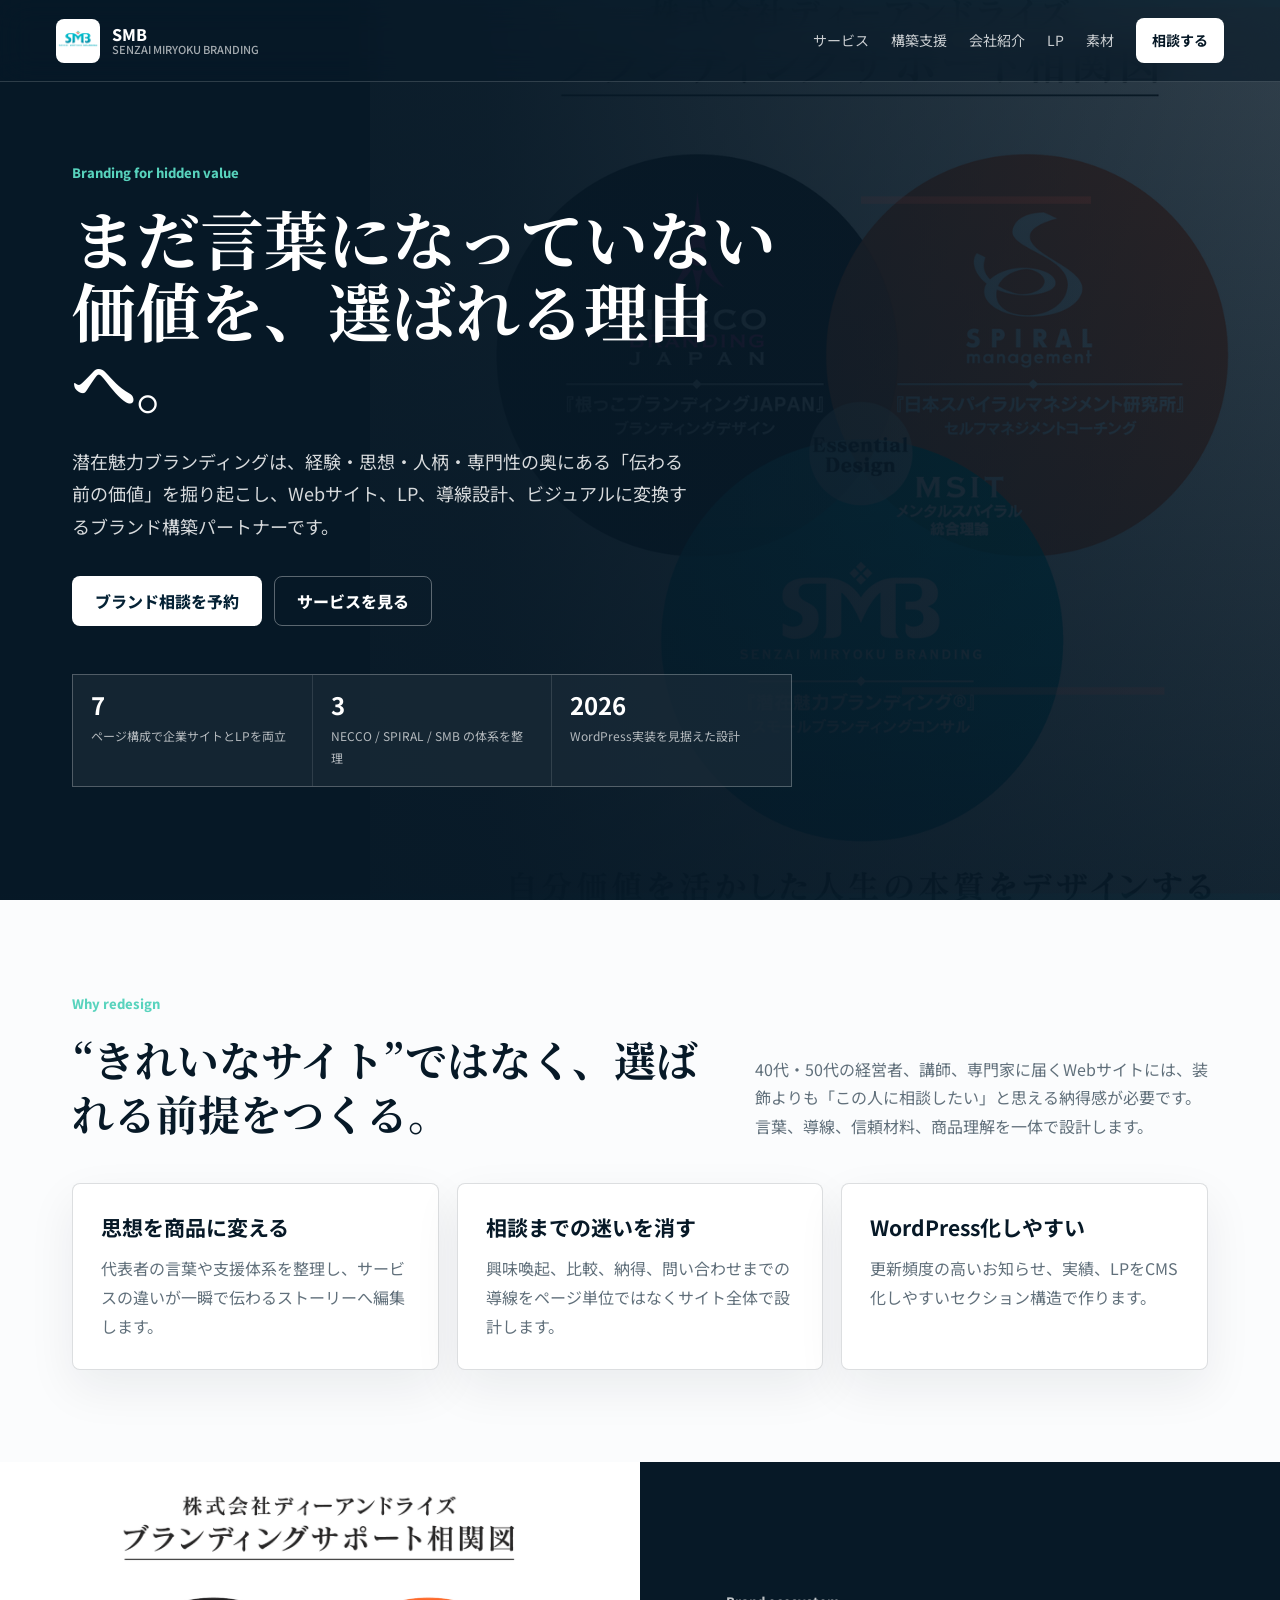
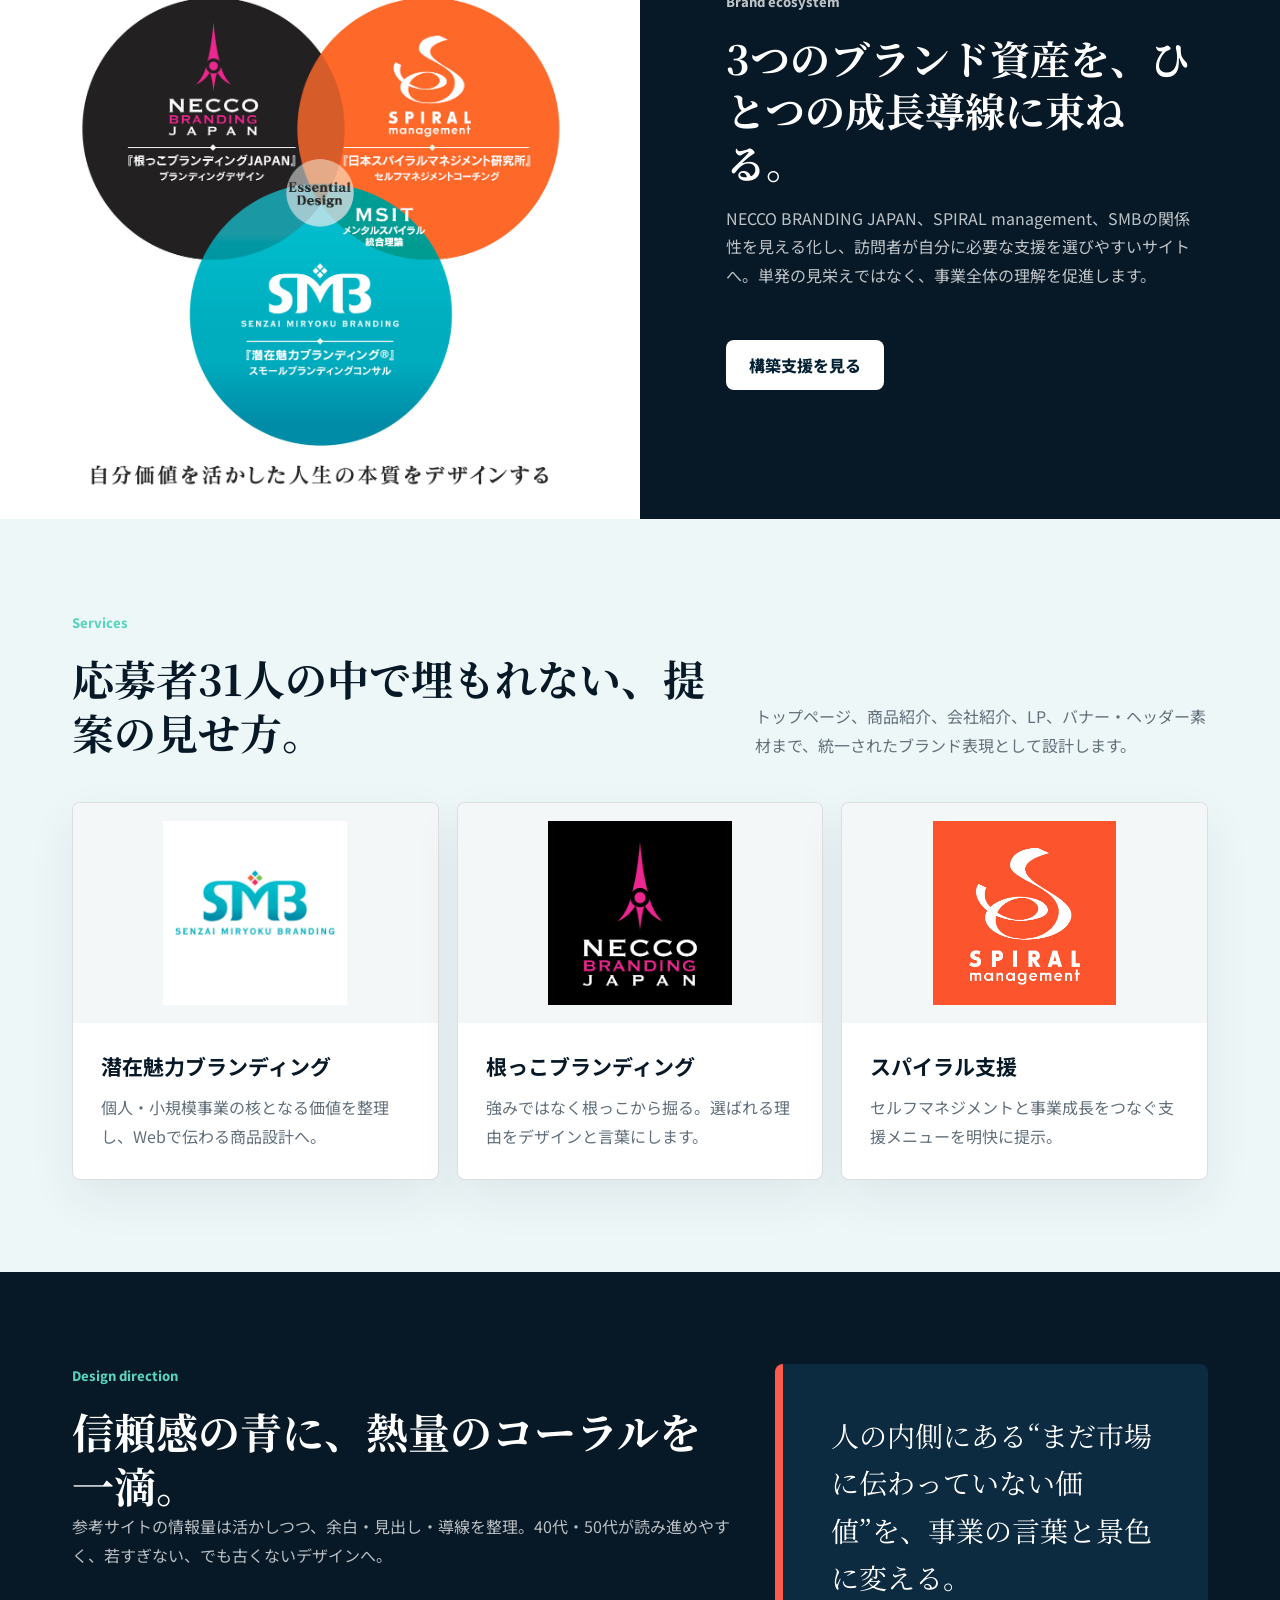
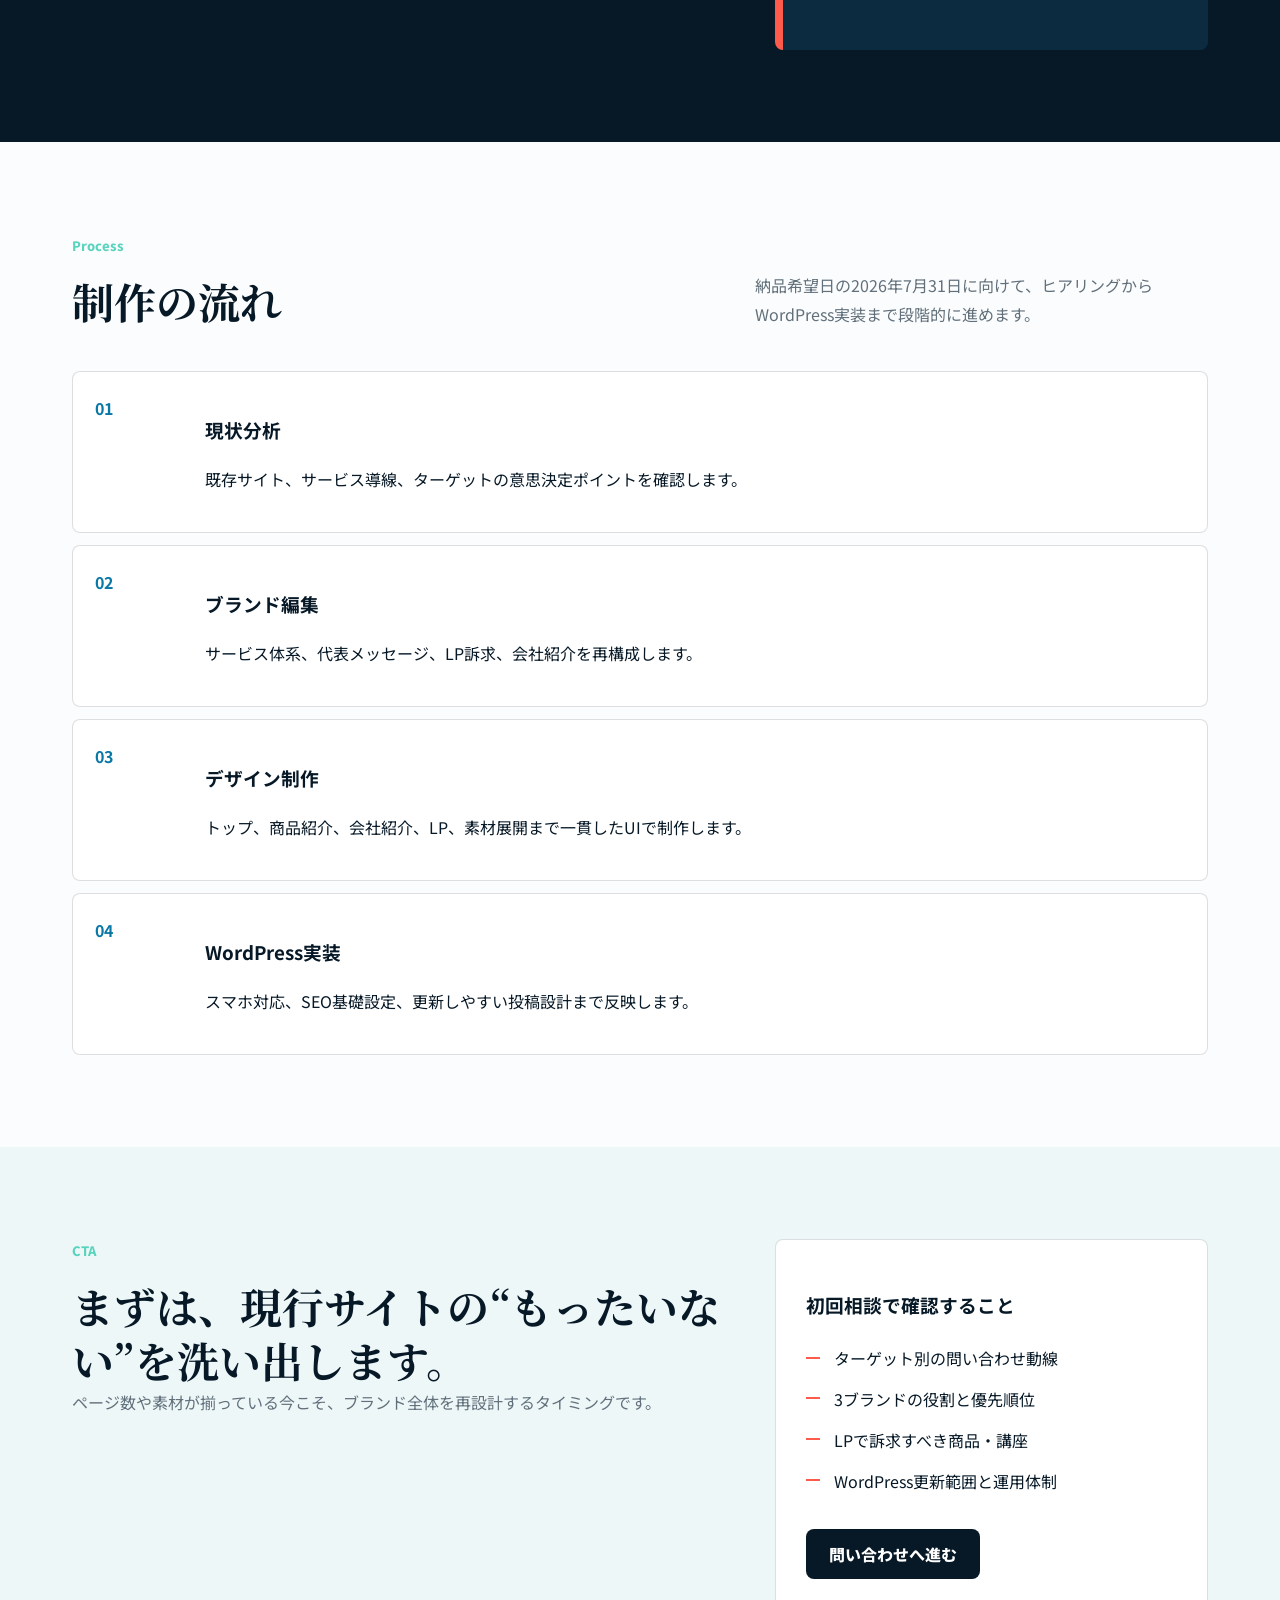
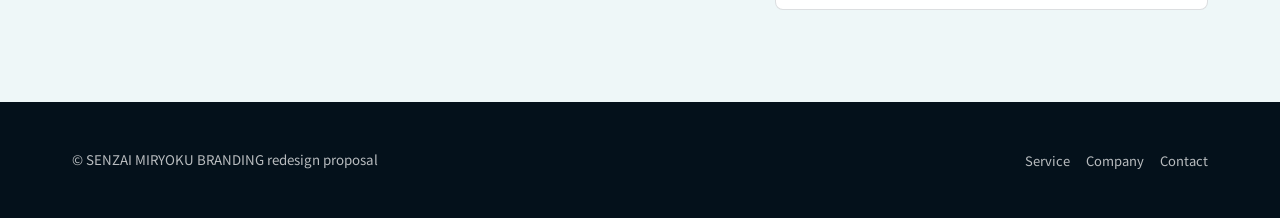
<file: index.html>
<!doctype html>
<html lang="ja">
<head>
  <meta charset="utf-8">
  <meta name="viewport" content="width=device-width, initial-scale=1">
  <title>潜在魅力ブランディング | 企業の内側にある価値を、選ばれるブランドへ</title>
  <meta name="description" content="潜在魅力ブランディングのリニューアル提案サイト。企業・個人ブランドの本質を掘り起こし、Web、LP、導線、言葉、デザインに落とし込みます。">
  <link rel="preconnect" href="https://fonts.googleapis.com">
  <link rel="preconnect" href="https://fonts.gstatic.com" crossorigin>
  <link href="https://fonts.googleapis.com/css2?family=Noto+Sans+JP:wght@400;500;700;800&family=Noto+Serif+JP:wght@600;700&display=swap" rel="stylesheet">
  <link rel="stylesheet" href="assets/css/styles.css">
</head>
<body>
  <header class="site-header">
    <a class="brand" href="index.html" aria-label="潜在魅力ブランディング トップへ">
      <img src="assets/img/smb-logo.jpg" alt="">
      <span>SMB<small>SENZAI MIRYOKU BRANDING</small></span>
    </a>
    <button class="nav-toggle" type="button" aria-label="メニューを開く" aria-expanded="false"><span></span><span></span><span></span></button>
    <nav class="nav" aria-label="メインナビゲーション">
      <a href="service.html">サービス</a>
      
      <a href="branding-support.html">構築支援</a>
      <a href="company.html">会社紹介</a>
      <a href="landing.html">LP</a>
      <a href="creative.html">素材</a>
      <a class="nav-cta" href="contact.html">相談する</a>
    </nav>
  </header>

  <main>
    <section class="hero">
      <div class="hero-inner">
        <p class="eyebrow">Branding for hidden value</p>
        <h1>まだ言葉になっていない価値を、選ばれる理由へ。</h1>
        <p class="hero-lead">潜在魅力ブランディングは、経験・思想・人柄・専門性の奥にある「伝わる前の価値」を掘り起こし、Webサイト、LP、導線設計、ビジュアルに変換するブランド構築パートナーです。</p>
        <div class="hero-actions">
          <a class="button primary" href="contact.html">ブランド相談を予約</a>
          <a class="button secondary" href="service.html">サービスを見る</a>
        </div>
        <div class="hero-metrics" aria-label="提案の重点">
          <div><strong>7</strong><span>ページ構成で企業サイトとLPを両立</span></div>
          <div><strong>3</strong><span>NECCO / SPIRAL / SMB の体系を整理</span></div>
          <div><strong>2026</strong><span>WordPress実装を見据えた設計</span></div>
        </div>
      </div>
    </section>

    <section class="section">
      <div class="section-inner">
        <div class="section-head">
          <div>
            <p class="eyebrow">Why redesign</p>
            <h2 class="section-title">“きれいなサイト”ではなく、選ばれる前提をつくる。</h2>
          </div>
          <p class="section-copy">40代・50代の経営者、講師、専門家に届くWebサイトには、装飾よりも「この人に相談したい」と思える納得感が必要です。言葉、導線、信頼材料、商品理解を一体で設計します。</p>
        </div>
        <div class="grid cols-3">
          <article class="card"><div class="card-body"><h3>思想を商品に変える</h3><p>代表者の言葉や支援体系を整理し、サービスの違いが一瞬で伝わるストーリーへ編集します。</p></div></article>
          <article class="card"><div class="card-body"><h3>相談までの迷いを消す</h3><p>興味喚起、比較、納得、問い合わせまでの導線をページ単位ではなくサイト全体で設計します。</p></div></article>
          <article class="card"><div class="card-body"><h3>WordPress化しやすい</h3><p>更新頻度の高いお知らせ、実績、LPをCMS化しやすいセクション構造で作ります。</p></div></article>
        </div>
      </div>
    </section>

    <section class="feature-band">
      <div class="feature-media">
        <img src="assets/img/branding-support.png" alt="ブランディングサポート相関図">
      </div>
      <div class="feature-copy">
        <p class="eyebrow">Brand ecosystem</p>
        <h2>3つのブランド資産を、ひとつの成長導線に束ねる。</h2>
        <p>NECCO BRANDING JAPAN、SPIRAL management、SMBの関係性を見える化し、訪問者が自分に必要な支援を選びやすいサイトへ。単発の見栄えではなく、事業全体の理解を促進します。</p>
        <div class="section-actions">
          <a class="button primary" href="branding-support.html">構築支援を見る</a>
        </div>
      </div>
    </section>

    <section class="section soft">
      <div class="section-inner">
        <div class="section-head">
          <div>
            <p class="eyebrow">Services</p>
            <h2 class="section-title">応募者31人の中で埋もれない、提案の見せ方。</h2>
          </div>
          <p class="section-copy">トップページ、商品紹介、会社紹介、LP、バナー・ヘッダー素材まで、統一されたブランド表現として設計します。</p>
        </div>
        <div class="grid cols-3">
          <article class="card"><figure><img src="assets/img/smb-logo.jpg" alt="SMBロゴ"></figure><div class="card-body"><h3>潜在魅力ブランディング</h3><p>個人・小規模事業の核となる価値を整理し、Webで伝わる商品設計へ。</p></div></article>
          <article class="card"><figure><img src="assets/img/necco-logo.jpg" alt="NECCO BRANDING JAPANロゴ"></figure><div class="card-body"><h3>根っこブランディング</h3><p>強みではなく根っこから掘る。選ばれる理由をデザインと言葉にします。</p></div></article>
          <article class="card"><figure><img src="assets/img/spiral-logo.jpg" alt="SPIRAL managementロゴ"></figure><div class="card-body"><h3>スパイラル支援</h3><p>セルフマネジメントと事業成長をつなぐ支援メニューを明快に提示。</p></div></article>
        </div>
      </div>
    </section>

    <section class="section dark">
      <div class="section-inner split">
        <div>
          <p class="eyebrow">Design direction</p>
          <h2 class="section-title">信頼感の青に、熱量のコーラルを一滴。</h2>
          <p class="section-copy">参考サイトの情報量は活かしつつ、余白・見出し・導線を整理。40代・50代が読み進めやすく、若すぎない、でも古くないデザインへ。</p>
        </div>
        <div class="quote">人の内側にある“まだ市場に伝わっていない価値”を、事業の言葉と景色に変える。</div>
      </div>
    </section>

    <section class="section">
      <div class="section-inner">
        <div class="section-head">
          <div>
            <p class="eyebrow">Process</p>
            <h2 class="section-title">制作の流れ</h2>
          </div>
          <p class="section-copy">納品希望日の2026年7月31日に向けて、ヒアリングからWordPress実装まで段階的に進めます。</p>
        </div>
        <div class="timeline">
          <div class="timeline-item"><strong>01</strong><div><h3>現状分析</h3><p>既存サイト、サービス導線、ターゲットの意思決定ポイントを確認します。</p></div></div>
          <div class="timeline-item"><strong>02</strong><div><h3>ブランド編集</h3><p>サービス体系、代表メッセージ、LP訴求、会社紹介を再構成します。</p></div></div>
          <div class="timeline-item"><strong>03</strong><div><h3>デザイン制作</h3><p>トップ、商品紹介、会社紹介、LP、素材展開まで一貫したUIで制作します。</p></div></div>
          <div class="timeline-item"><strong>04</strong><div><h3>WordPress実装</h3><p>スマホ対応、SEO基礎設定、更新しやすい投稿設計まで反映します。</p></div></div>
        </div>
      </div>
    </section>

    <section class="section soft">
      <div class="section-inner split">
        <div>
          <p class="eyebrow">CTA</p>
          <h2 class="section-title">まずは、現行サイトの“もったいない”を洗い出します。</h2>
          <p class="section-copy">ページ数や素材が揃っている今こそ、ブランド全体を再設計するタイミングです。</p>
        </div>
        <div class="panel">
          <h3>初回相談で確認すること</h3>
          <ul class="check-list">
            <li>ターゲット別の問い合わせ動線</li>
            <li>3ブランドの役割と優先順位</li>
            <li>LPで訴求すべき商品・講座</li>
            <li>WordPress更新範囲と運用体制</li>
          </ul>
          <div class="section-actions">
            <a class="button dark" href="contact.html">問い合わせへ進む</a>
          </div>
        </div>
      </div>
    </section>
  </main>

  <footer class="footer">
    <div class="footer-inner">
      <small>© SENZAI MIRYOKU BRANDING redesign proposal</small>
      <nav aria-label="フッターナビゲーション">
        <a href="service.html">Service</a>
        <a href="company.html">Company</a>
        <a href="contact.html">Contact</a>
      </nav>
    </div>
  </footer>
  <script src="assets/js/main.js"></script>
</body>
</html>
</file>
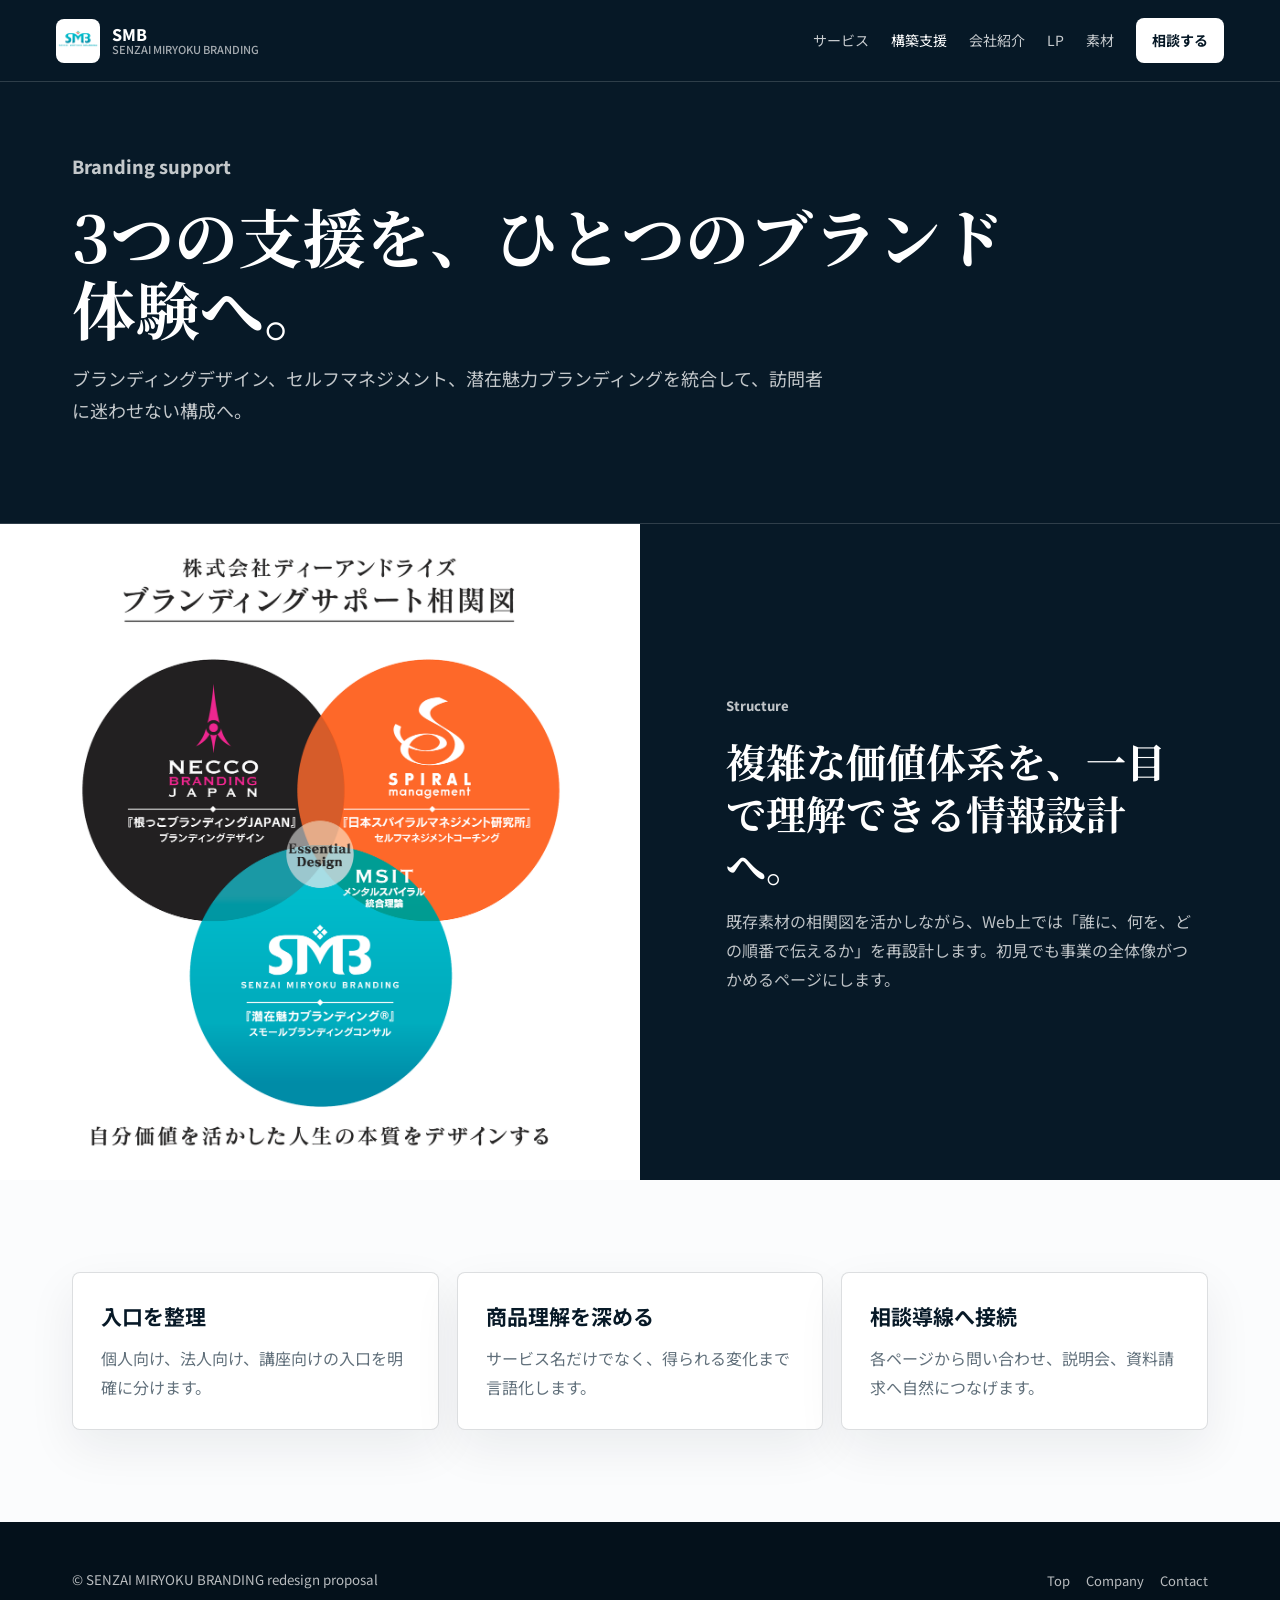
<file: branding-support.html>
<!doctype html>
<html lang="ja">
<head>
  <meta charset="utf-8">
  <meta name="viewport" content="width=device-width, initial-scale=1">
  <title>ブランディング構築支援 | 潜在魅力ブランディング</title>
  <meta name="description" content="NECCO、SPIRAL、SMBを統合したブランディング構築支援の紹介ページ。">
  <link rel="preconnect" href="https://fonts.googleapis.com"><link rel="preconnect" href="https://fonts.gstatic.com" crossorigin>
  <link href="https://fonts.googleapis.com/css2?family=Noto+Sans+JP:wght@400;500;700;800&family=Noto+Serif+JP:wght@600;700&display=swap" rel="stylesheet">
  <link rel="stylesheet" href="assets/css/styles.css">
</head>
<body>
  <header class="site-header">
    <a class="brand" href="index.html"><img src="assets/img/smb-logo.jpg" alt=""><span>SMB<small>SENZAI MIRYOKU BRANDING</small></span></a>
    <button class="nav-toggle" type="button" aria-label="メニューを開く" aria-expanded="false"><span></span><span></span><span></span></button>
    <nav class="nav" aria-label="メインナビゲーション"><a href="service.html">サービス</a><a aria-current="page" href="branding-support.html">構築支援</a><a href="company.html">会社紹介</a><a href="landing.html">LP</a><a href="creative.html">素材</a><a class="nav-cta" href="contact.html">相談する</a></nav>
  </header>
  <main>
    <section class="page-hero">
      <div class="section-inner">
        <p class="eyebrow">Branding support</p>
        <h1>3つの支援を、ひとつのブランド体験へ。</h1>
        <p>ブランディングデザイン、セルフマネジメント、潜在魅力ブランディングを統合して、訪問者に迷わせない構成へ。</p>
      </div>
    </section>
    <section class="feature-band">
      <div class="feature-media"><img src="assets/img/branding-support.png" alt="ブランディングサポート相関図"></div>
      <div class="feature-copy">
        <p class="eyebrow">Structure</p>
        <h2>複雑な価値体系を、一目で理解できる情報設計へ。</h2>
        <p>既存素材の相関図を活かしながら、Web上では「誰に、何を、どの順番で伝えるか」を再設計します。初見でも事業の全体像がつかめるページにします。</p>
      </div>
    </section>
    <section class="section">
      <div class="section-inner grid cols-3">
        <article class="card"><div class="card-body"><h3>入口を整理</h3><p>個人向け、法人向け、講座向けの入口を明確に分けます。</p></div></article>
        <article class="card"><div class="card-body"><h3>商品理解を深める</h3><p>サービス名だけでなく、得られる変化まで言語化します。</p></div></article>
        <article class="card"><div class="card-body"><h3>相談導線へ接続</h3><p>各ページから問い合わせ、説明会、資料請求へ自然につなげます。</p></div></article>
      </div>
    </section>
  </main>
  <footer class="footer"><div class="footer-inner"><small>© SENZAI MIRYOKU BRANDING redesign proposal</small><nav><a href="index.html">Top</a><a href="company.html">Company</a><a href="contact.html">Contact</a></nav></div></footer>
  <script src="assets/js/main.js"></script>
</body>
</html>
</file>
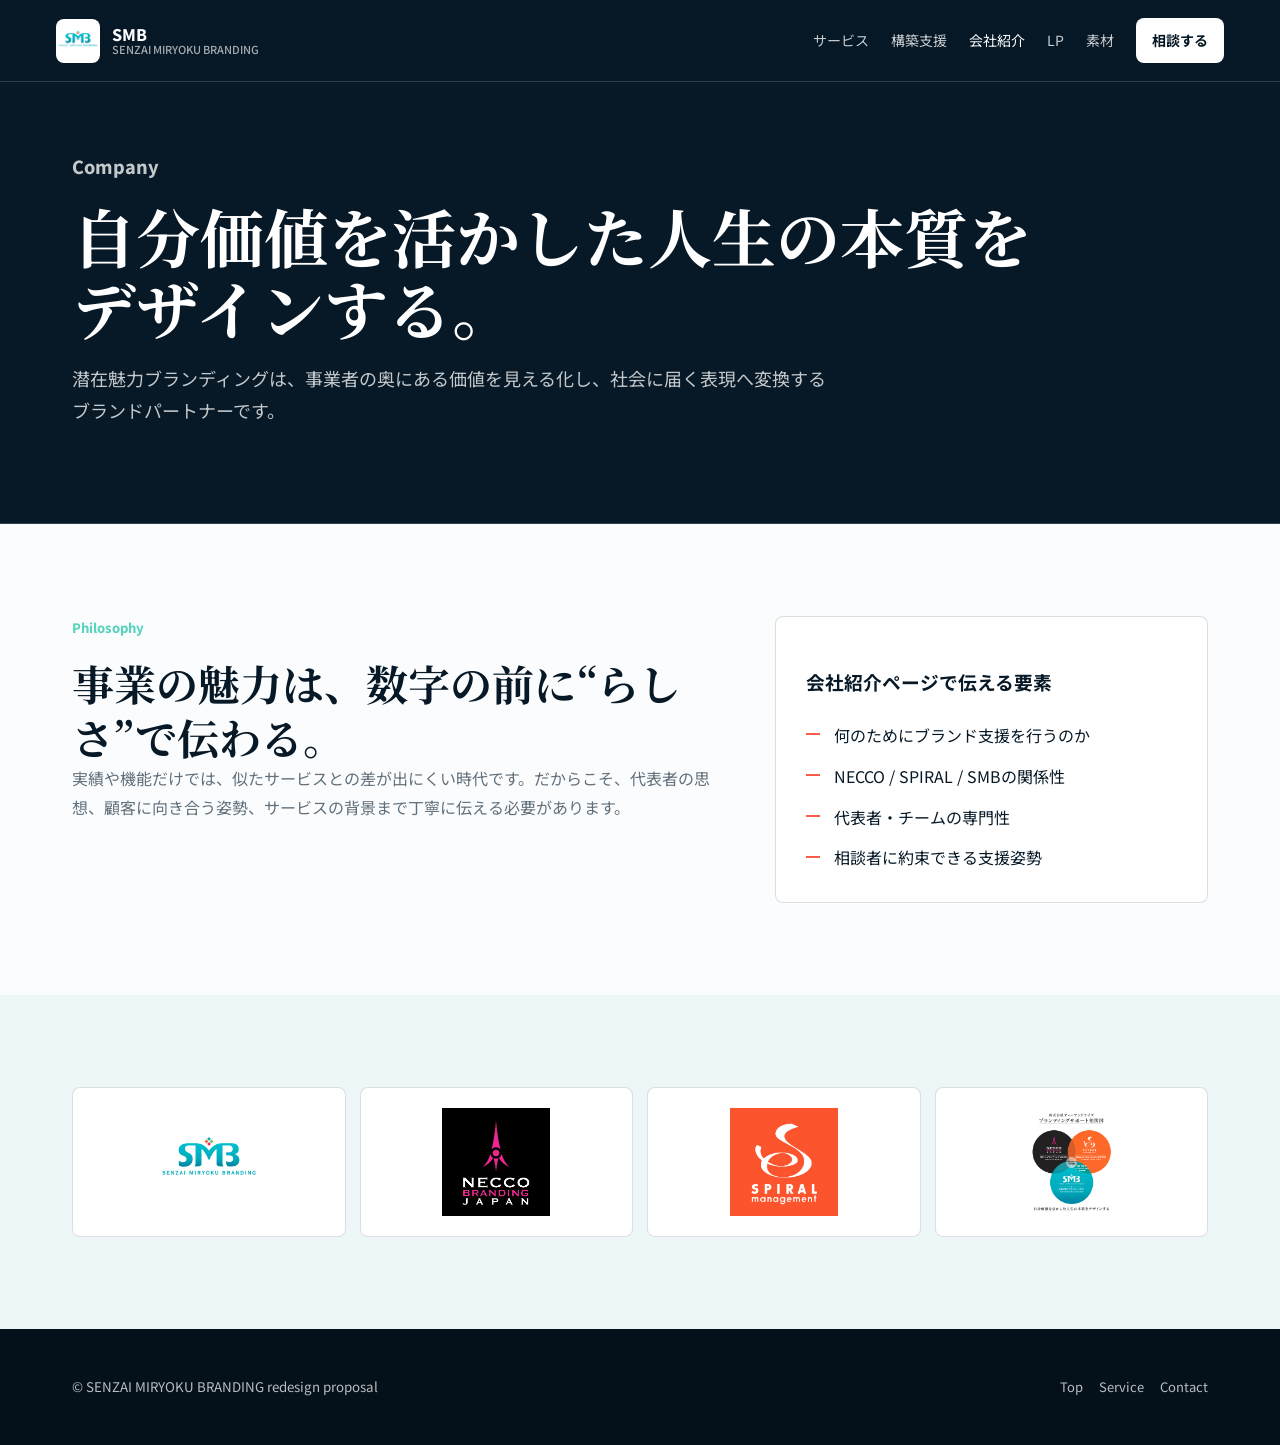
<file: company.html>
<!doctype html>
<html lang="ja">
<head>
  <meta charset="utf-8">
  <meta name="viewport" content="width=device-width, initial-scale=1">
  <title>会社紹介 | 潜在魅力ブランディング</title>
  <meta name="description" content="潜在魅力ブランディングの会社紹介ページ。思想、提供価値、ブランド体系を紹介します。">
  <link rel="preconnect" href="https://fonts.googleapis.com"><link rel="preconnect" href="https://fonts.gstatic.com" crossorigin>
  <link href="https://fonts.googleapis.com/css2?family=Noto+Sans+JP:wght@400;500;700;800&family=Noto+Serif+JP:wght@600;700&display=swap" rel="stylesheet">
  <link rel="stylesheet" href="assets/css/styles.css">
</head>
<body>
  <header class="site-header">
    <a class="brand" href="index.html"><img src="assets/img/smb-logo.jpg" alt=""><span>SMB<small>SENZAI MIRYOKU BRANDING</small></span></a>
    <button class="nav-toggle" type="button" aria-label="メニューを開く" aria-expanded="false"><span></span><span></span><span></span></button>
    <nav class="nav" aria-label="メインナビゲーション"><a href="service.html">サービス</a><a href="branding-support.html">構築支援</a><a aria-current="page" href="company.html">会社紹介</a><a href="landing.html">LP</a><a href="creative.html">素材</a><a class="nav-cta" href="contact.html">相談する</a></nav>
  </header>
  <main>
    <section class="page-hero">
      <div class="section-inner">
        <p class="eyebrow">Company</p>
        <h1>自分価値を活かした人生の本質をデザインする。</h1>
        <p>潜在魅力ブランディングは、事業者の奥にある価値を見える化し、社会に届く表現へ変換するブランドパートナーです。</p>
      </div>
    </section>
    <section class="section">
      <div class="section-inner split">
        <div>
          <p class="eyebrow">Philosophy</p>
          <h2 class="section-title">事業の魅力は、数字の前に“らしさ”で伝わる。</h2>
          <p class="section-copy">実績や機能だけでは、似たサービスとの差が出にくい時代です。だからこそ、代表者の思想、顧客に向き合う姿勢、サービスの背景まで丁寧に伝える必要があります。</p>
        </div>
        <div class="panel">
          <h3>会社紹介ページで伝える要素</h3>
          <ul class="check-list">
            <li>何のためにブランド支援を行うのか</li>
            <li>NECCO / SPIRAL / SMBの関係性</li>
            <li>代表者・チームの専門性</li>
            <li>相談者に約束できる支援姿勢</li>
          </ul>
        </div>
      </div>
    </section>
    <section class="section soft">
      <div class="section-inner">
        <div class="logo-row">
          <div class="logo-tile"><img src="assets/img/smb-logo.jpg" alt="SMB"></div>
          <div class="logo-tile"><img src="assets/img/necco-logo.jpg" alt="NECCO"></div>
          <div class="logo-tile"><img src="assets/img/spiral-logo.jpg" alt="SPIRAL"></div>
          <div class="logo-tile"><img src="assets/img/branding-support.png" alt="ブランディングサポート"></div>
        </div>
      </div>
    </section>
  </main>
  <footer class="footer"><div class="footer-inner"><small>© SENZAI MIRYOKU BRANDING redesign proposal</small><nav><a href="index.html">Top</a><a href="service.html">Service</a><a href="contact.html">Contact</a></nav></div></footer>
  <script src="assets/js/main.js"></script>
</body>
</html>
</file>
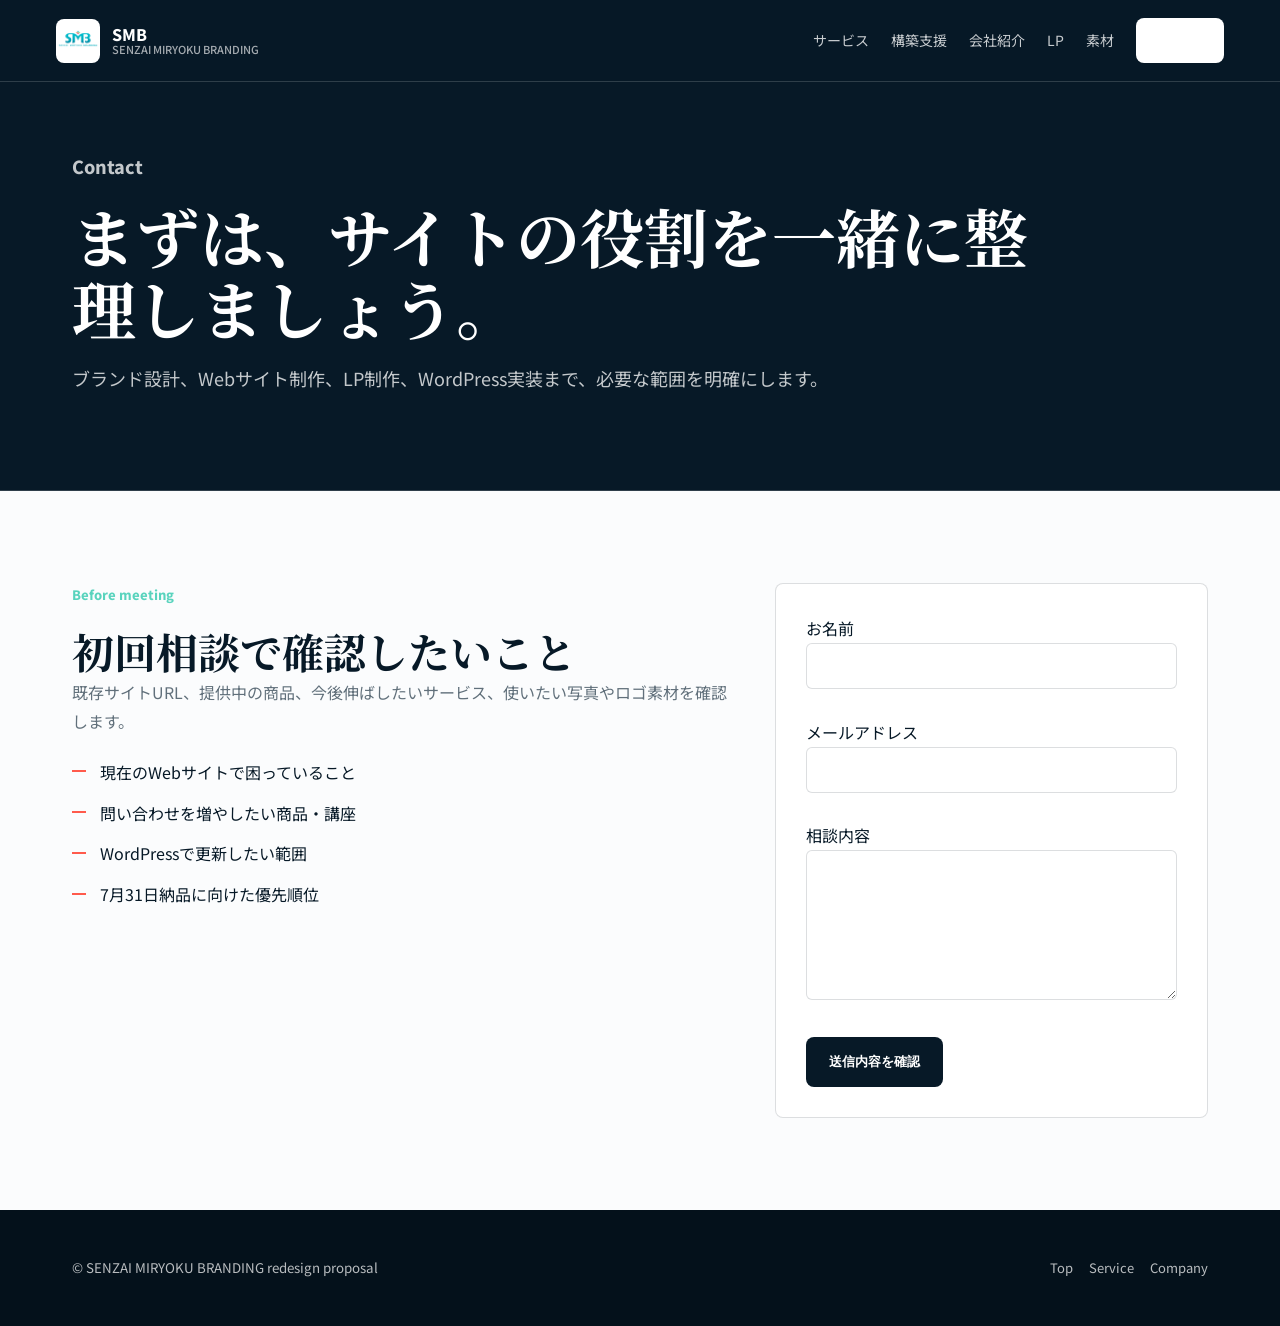
<file: contact.html>
<!doctype html>
<html lang="ja">
<head>
  <meta charset="utf-8">
  <meta name="viewport" content="width=device-width, initial-scale=1">
  <title>お問い合わせ | 潜在魅力ブランディング</title>
  <meta name="description" content="潜在魅力ブランディングへのお問い合わせページ。Webサイト制作、LP制作、WordPress化の相談導線。">
  <link rel="preconnect" href="https://fonts.googleapis.com"><link rel="preconnect" href="https://fonts.gstatic.com" crossorigin>
  <link href="https://fonts.googleapis.com/css2?family=Noto+Sans+JP:wght@400;500;700;800&family=Noto+Serif+JP:wght@600;700&display=swap" rel="stylesheet">
  <link rel="stylesheet" href="assets/css/styles.css">
</head>
<body>
  <header class="site-header">
    <a class="brand" href="index.html"><img src="assets/img/smb-logo.jpg" alt=""><span>SMB<small>SENZAI MIRYOKU BRANDING</small></span></a>
    <button class="nav-toggle" type="button" aria-label="メニューを開く" aria-expanded="false"><span></span><span></span><span></span></button>
    <nav class="nav" aria-label="メインナビゲーション"><a href="service.html">サービス</a><a href="branding-support.html">構築支援</a><a href="company.html">会社紹介</a><a href="landing.html">LP</a><a href="creative.html">素材</a><a aria-current="page" class="nav-cta" href="contact.html">相談する</a></nav>
  </header>
  <main>
    <section class="page-hero">
      <div class="section-inner">
        <p class="eyebrow">Contact</p>
        <h1>まずは、サイトの役割を一緒に整理しましょう。</h1>
        <p>ブランド設計、Webサイト制作、LP制作、WordPress実装まで、必要な範囲を明確にします。</p>
      </div>
    </section>
    <section class="section">
      <div class="section-inner split">
        <div>
          <p class="eyebrow">Before meeting</p>
          <h2 class="section-title">初回相談で確認したいこと</h2>
          <p class="section-copy">既存サイトURL、提供中の商品、今後伸ばしたいサービス、使いたい写真やロゴ素材を確認します。</p>
          <ul class="check-list">
            <li>現在のWebサイトで困っていること</li>
            <li>問い合わせを増やしたい商品・講座</li>
            <li>WordPressで更新したい範囲</li>
            <li>7月31日納品に向けた優先順位</li>
          </ul>
        </div>
        <form class="panel" action="#" method="post">
          <label>お名前<br><input style="width:100%;min-height:46px;border:1px solid var(--line);padding:10px;border-radius:6px;" type="text" name="name"></label><br><br>
          <label>メールアドレス<br><input style="width:100%;min-height:46px;border:1px solid var(--line);padding:10px;border-radius:6px;" type="email" name="email"></label><br><br>
          <label>相談内容<br><textarea style="width:100%;min-height:150px;border:1px solid var(--line);padding:10px;border-radius:6px;" name="message"></textarea></label><br><br>
          <button class="button dark" type="submit">送信内容を確認</button>
        </form>
      </div>
    </section>
  </main>
  <footer class="footer"><div class="footer-inner"><small>© SENZAI MIRYOKU BRANDING redesign proposal</small><nav><a href="index.html">Top</a><a href="service.html">Service</a><a href="company.html">Company</a></nav></div></footer>
  <script src="assets/js/main.js"></script>
</body>
</html>
</file>
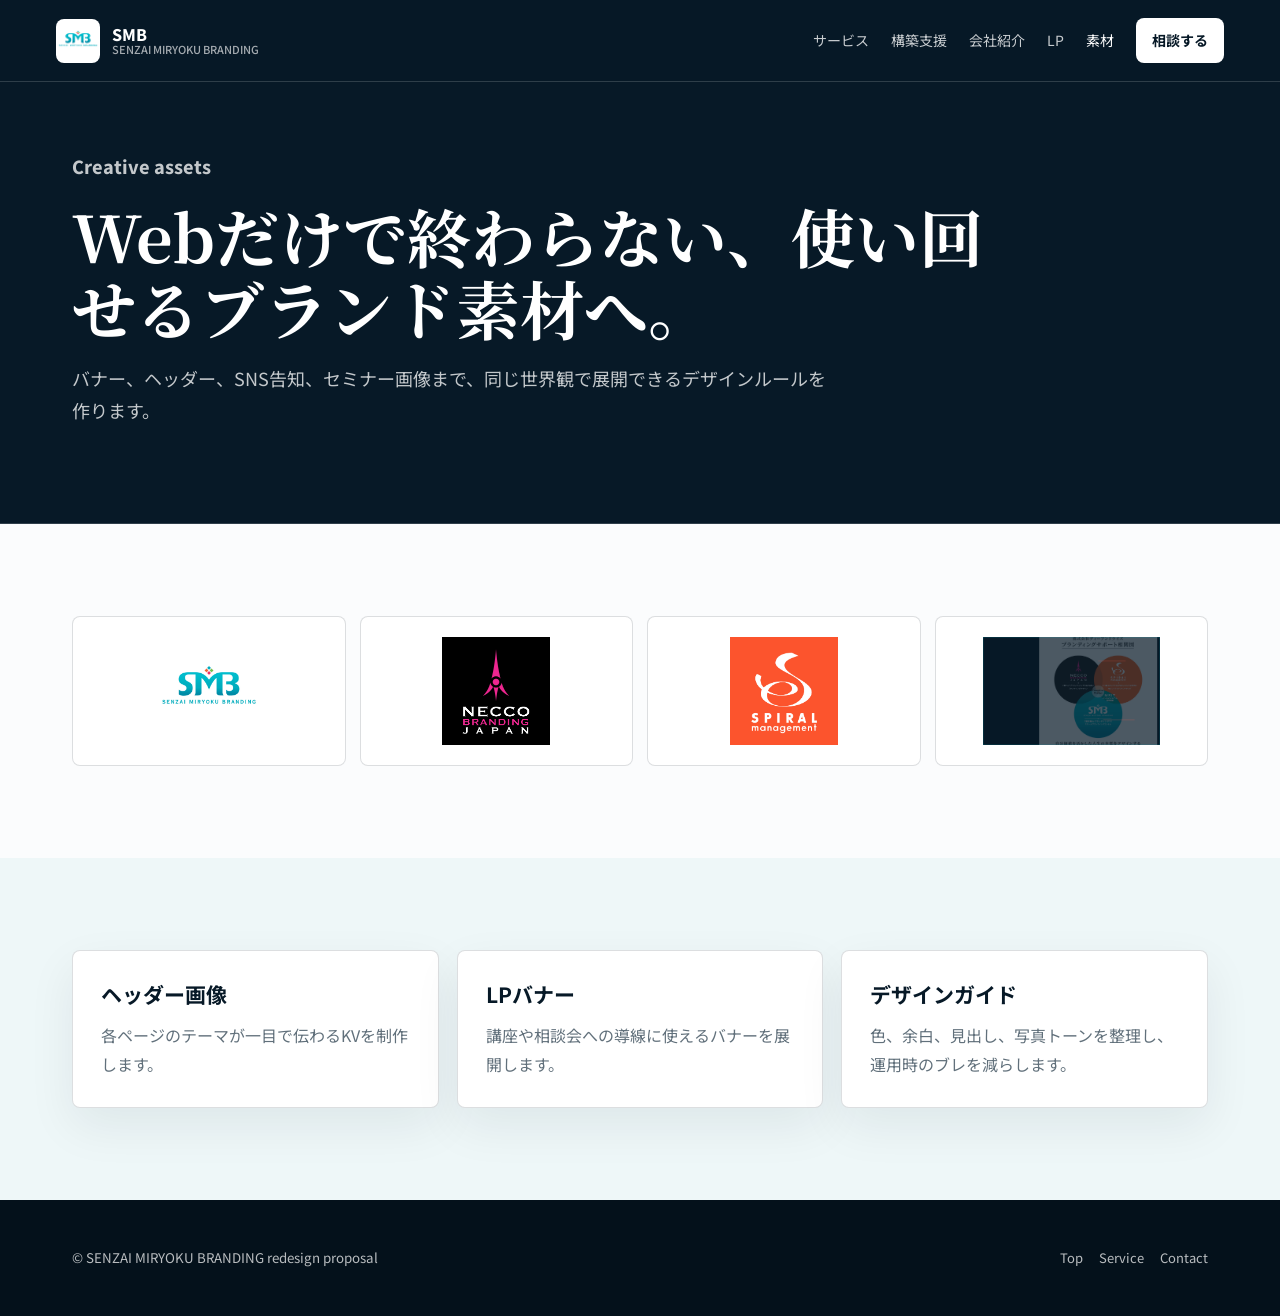
<file: creative.html>
<!doctype html>
<html lang="ja">
<head>
  <meta charset="utf-8">
  <meta name="viewport" content="width=device-width, initial-scale=1">
  <title>バナー・ヘッダー素材 | 潜在魅力ブランディング</title>
  <meta name="description" content="Webサイト、LP、SNS、ヘッダーに展開するブランド素材の制作方針。">
  <link rel="preconnect" href="https://fonts.googleapis.com"><link rel="preconnect" href="https://fonts.gstatic.com" crossorigin>
  <link href="https://fonts.googleapis.com/css2?family=Noto+Sans+JP:wght@400;500;700;800&family=Noto+Serif+JP:wght@600;700&display=swap" rel="stylesheet">
  <link rel="stylesheet" href="assets/css/styles.css">
</head>
<body>
  <header class="site-header">
    <a class="brand" href="index.html"><img src="assets/img/smb-logo.jpg" alt=""><span>SMB<small>SENZAI MIRYOKU BRANDING</small></span></a>
    <button class="nav-toggle" type="button" aria-label="メニューを開く" aria-expanded="false"><span></span><span></span><span></span></button>
    <nav class="nav" aria-label="メインナビゲーション"><a href="service.html">サービス</a><a href="branding-support.html">構築支援</a><a href="company.html">会社紹介</a><a href="landing.html">LP</a><a aria-current="page" href="creative.html">素材</a><a class="nav-cta" href="contact.html">相談する</a></nav>
  </header>
  <main>
    <section class="page-hero">
      <div class="section-inner">
        <p class="eyebrow">Creative assets</p>
        <h1>Webだけで終わらない、使い回せるブランド素材へ。</h1>
        <p>バナー、ヘッダー、SNS告知、セミナー画像まで、同じ世界観で展開できるデザインルールを作ります。</p>
      </div>
    </section>
    <section class="section">
      <div class="section-inner">
        <div class="logo-row">
          <div class="logo-tile"><img src="assets/img/smb-logo.jpg" alt="SMB"></div>
          <div class="logo-tile"><img src="assets/img/necco-logo.jpg" alt="NECCO"></div>
          <div class="logo-tile"><img src="assets/img/spiral-logo.jpg" alt="SPIRAL"></div>
          <div class="logo-tile"><img src="assets/img/hero-brand-system.png" alt="ブランドビジュアル"></div>
        </div>
      </div>
    </section>
    <section class="section soft">
      <div class="section-inner grid cols-3">
        <article class="card"><div class="card-body"><h3>ヘッダー画像</h3><p>各ページのテーマが一目で伝わるKVを制作します。</p></div></article>
        <article class="card"><div class="card-body"><h3>LPバナー</h3><p>講座や相談会への導線に使えるバナーを展開します。</p></div></article>
        <article class="card"><div class="card-body"><h3>デザインガイド</h3><p>色、余白、見出し、写真トーンを整理し、運用時のブレを減らします。</p></div></article>
      </div>
    </section>
  </main>
  <footer class="footer"><div class="footer-inner"><small>© SENZAI MIRYOKU BRANDING redesign proposal</small><nav><a href="index.html">Top</a><a href="service.html">Service</a><a href="contact.html">Contact</a></nav></div></footer>
  <script src="assets/js/main.js"></script>
</body>
</html>
</file>
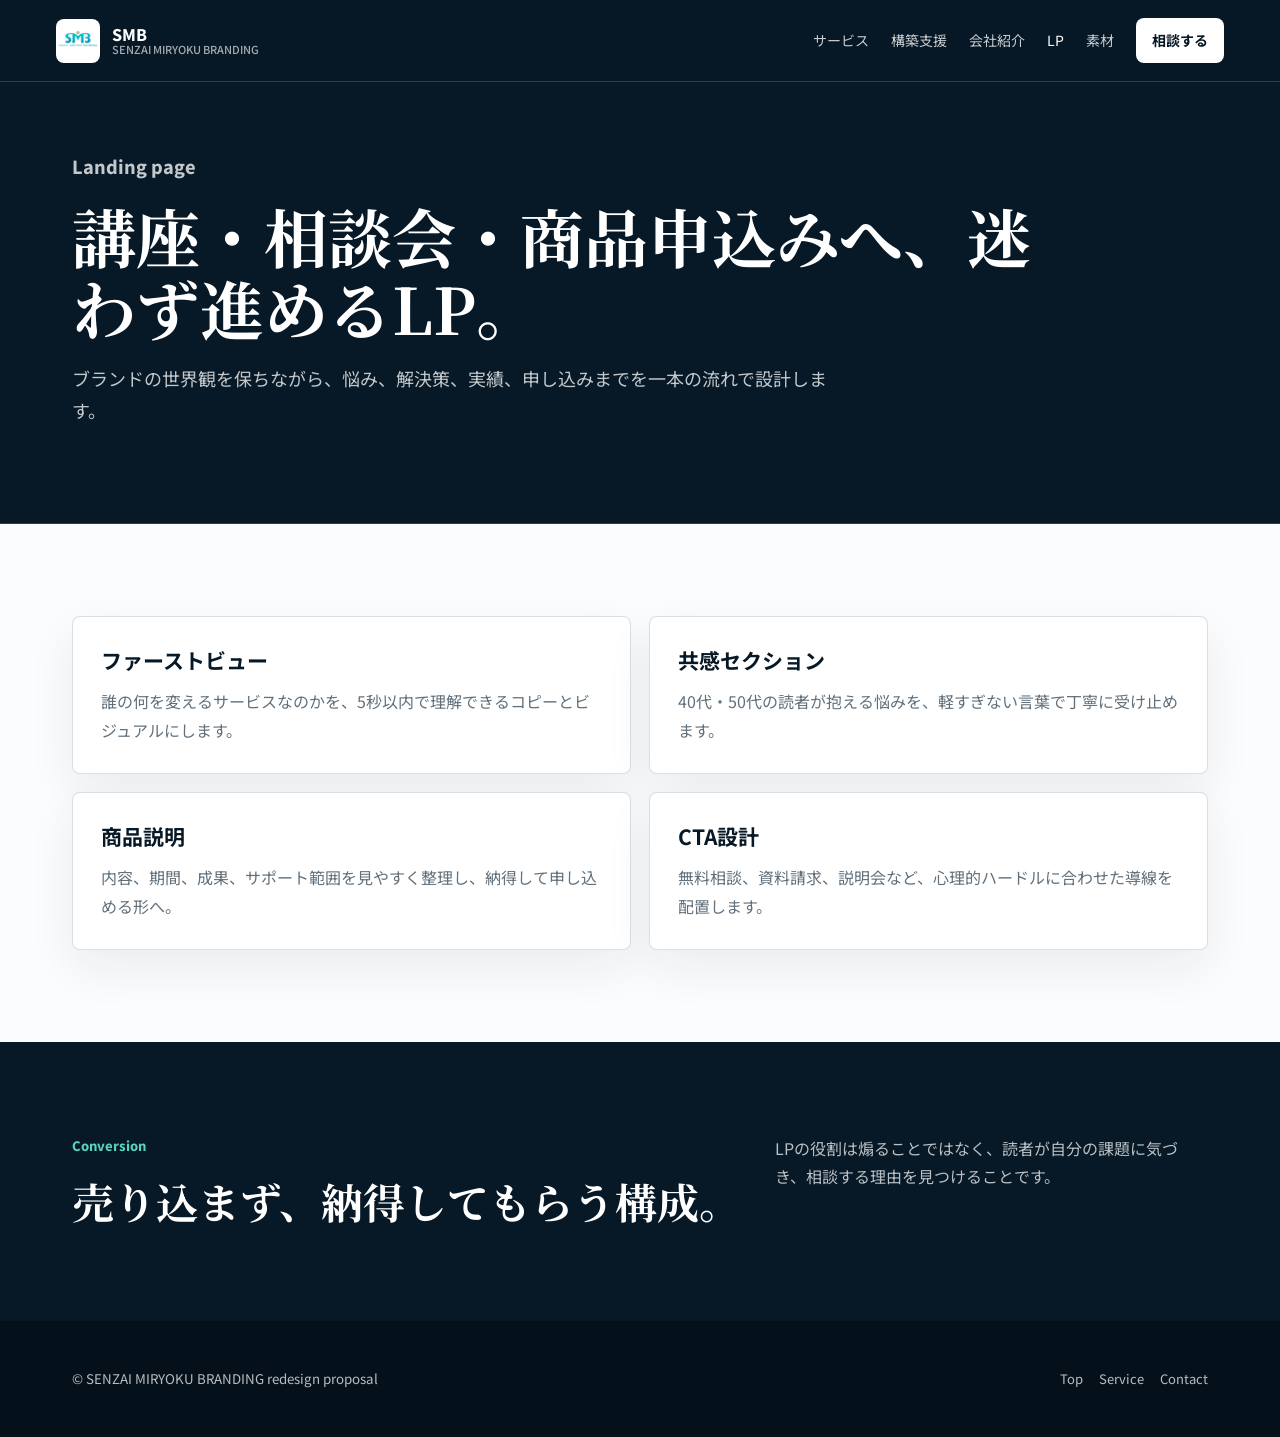
<file: landing.html>
<!doctype html>
<html lang="ja">
<head>
  <meta charset="utf-8">
  <meta name="viewport" content="width=device-width, initial-scale=1">
  <title>LP制作 | 潜在魅力ブランディング</title>
  <meta name="description" content="潜在魅力ブランディングのLP制作ページ。講座、相談会、サービス申込みにつながるランディングページ設計。">
  <link rel="preconnect" href="https://fonts.googleapis.com"><link rel="preconnect" href="https://fonts.gstatic.com" crossorigin>
  <link href="https://fonts.googleapis.com/css2?family=Noto+Sans+JP:wght@400;500;700;800&family=Noto+Serif+JP:wght@600;700&display=swap" rel="stylesheet">
  <link rel="stylesheet" href="assets/css/styles.css">
</head>
<body>
  <header class="site-header">
    <a class="brand" href="index.html"><img src="assets/img/smb-logo.jpg" alt=""><span>SMB<small>SENZAI MIRYOKU BRANDING</small></span></a>
    <button class="nav-toggle" type="button" aria-label="メニューを開く" aria-expanded="false"><span></span><span></span><span></span></button>
    <nav class="nav" aria-label="メインナビゲーション"><a href="service.html">サービス</a><a href="branding-support.html">構築支援</a><a href="company.html">会社紹介</a><a aria-current="page" href="landing.html">LP</a><a href="creative.html">素材</a><a class="nav-cta" href="contact.html">相談する</a></nav>
  </header>
  <main>
    <section class="page-hero">
      <div class="section-inner">
        <p class="eyebrow">Landing page</p>
        <h1>講座・相談会・商品申込みへ、迷わず進めるLP。</h1>
        <p>ブランドの世界観を保ちながら、悩み、解決策、実績、申し込みまでを一本の流れで設計します。</p>
      </div>
    </section>
    <section class="section">
      <div class="section-inner">
        <div class="grid cols-2">
          <article class="card"><div class="card-body"><h3>ファーストビュー</h3><p>誰の何を変えるサービスなのかを、5秒以内で理解できるコピーとビジュアルにします。</p></div></article>
          <article class="card"><div class="card-body"><h3>共感セクション</h3><p>40代・50代の読者が抱える悩みを、軽すぎない言葉で丁寧に受け止めます。</p></div></article>
          <article class="card"><div class="card-body"><h3>商品説明</h3><p>内容、期間、成果、サポート範囲を見やすく整理し、納得して申し込める形へ。</p></div></article>
          <article class="card"><div class="card-body"><h3>CTA設計</h3><p>無料相談、資料請求、説明会など、心理的ハードルに合わせた導線を配置します。</p></div></article>
        </div>
      </div>
    </section>
    <section class="section dark">
      <div class="section-inner split">
        <div><p class="eyebrow">Conversion</p><h2 class="section-title">売り込まず、納得してもらう構成。</h2></div>
        <p class="section-copy">LPの役割は煽ることではなく、読者が自分の課題に気づき、相談する理由を見つけることです。</p>
      </div>
    </section>
  </main>
  <footer class="footer"><div class="footer-inner"><small>© SENZAI MIRYOKU BRANDING redesign proposal</small><nav><a href="index.html">Top</a><a href="service.html">Service</a><a href="contact.html">Contact</a></nav></div></footer>
  <script src="assets/js/main.js"></script>
</body>
</html>
</file>
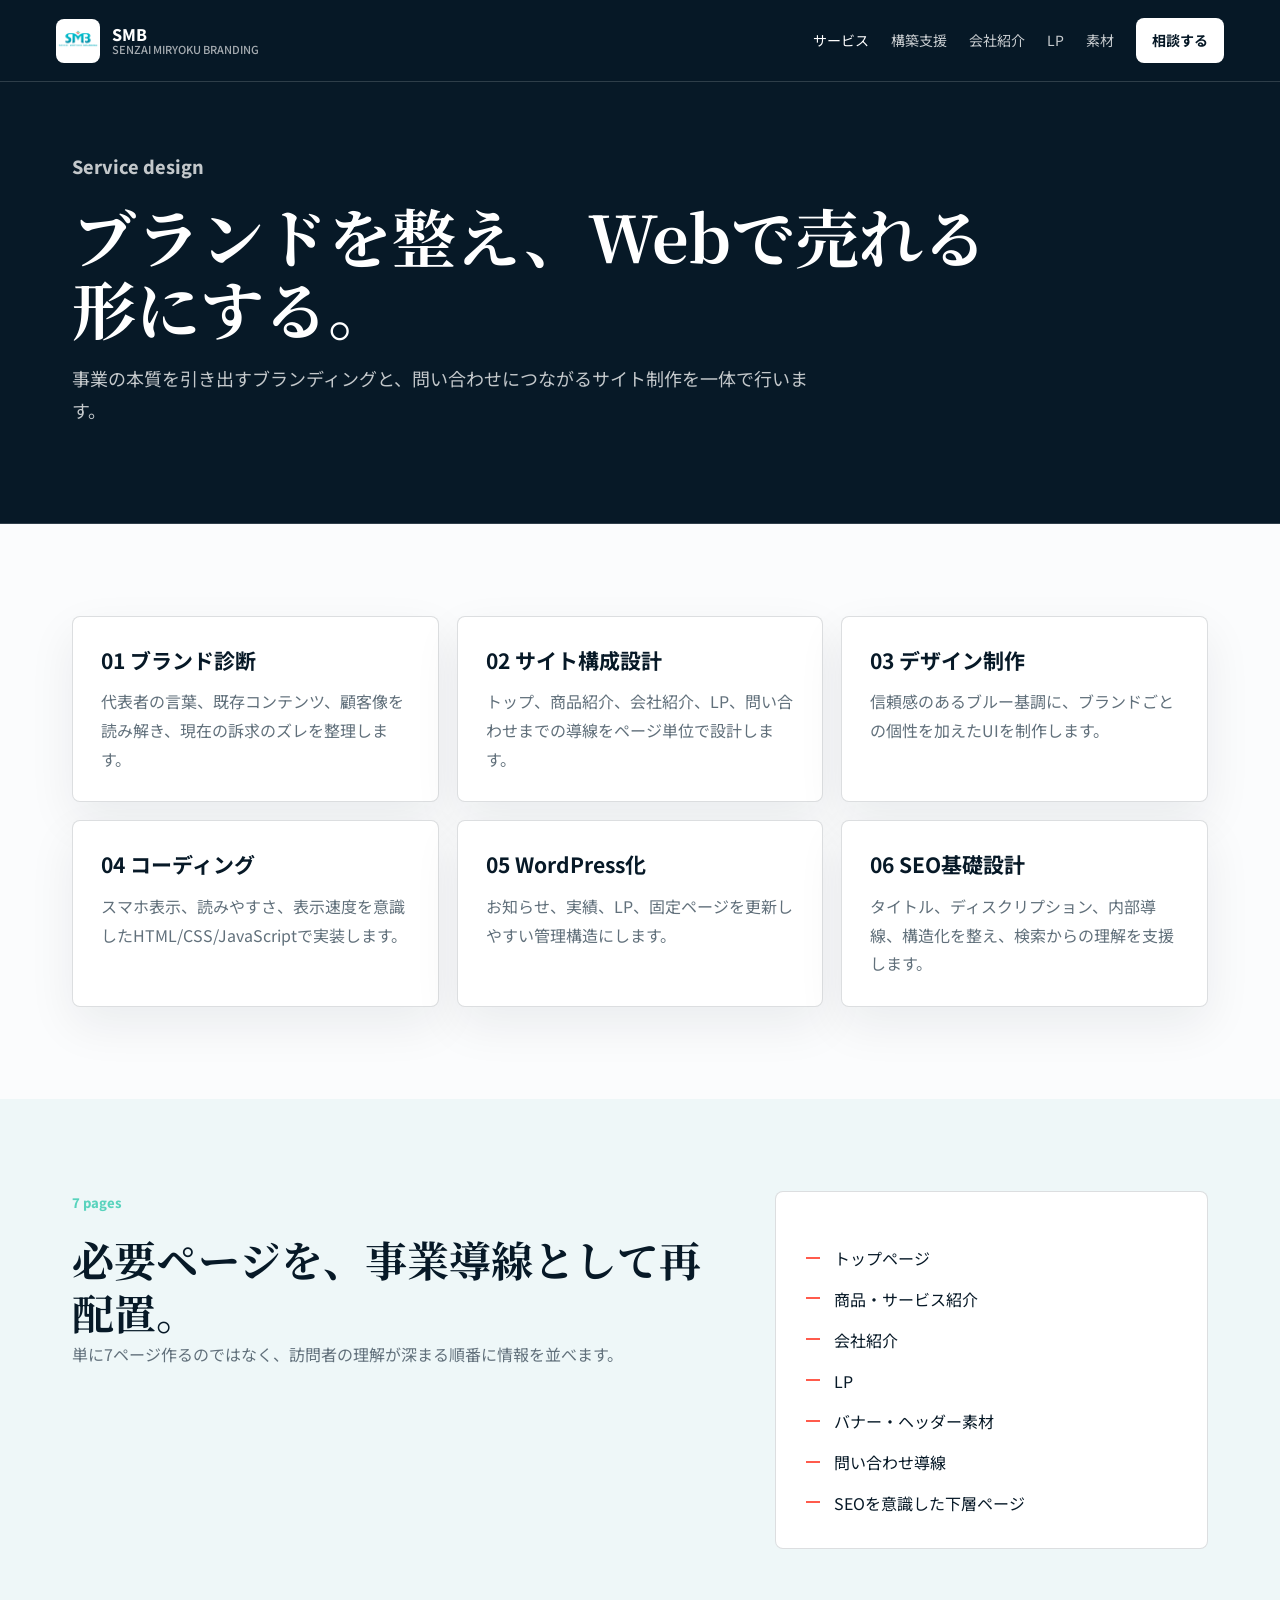
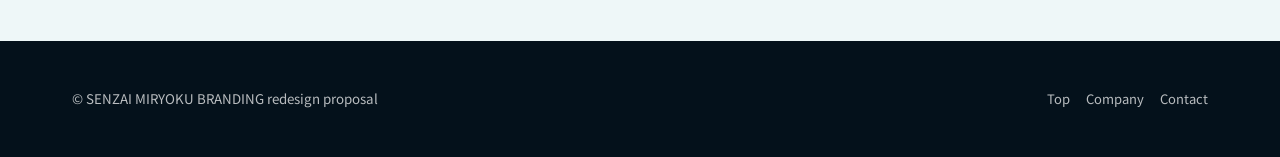
<file: service.html>
<!doctype html>
<html lang="ja">
<head>
  <meta charset="utf-8">
  <meta name="viewport" content="width=device-width, initial-scale=1">
  <title>サービス | 潜在魅力ブランディング</title>
  <meta name="description" content="潜在魅力ブランディングのサービス紹介。ブランド設計、Webサイト制作、LP制作、WordPress実装、SEO基礎設計。">
  <link rel="preconnect" href="https://fonts.googleapis.com">
  <link rel="preconnect" href="https://fonts.gstatic.com" crossorigin>
  <link href="https://fonts.googleapis.com/css2?family=Noto+Sans+JP:wght@400;500;700;800&family=Noto+Serif+JP:wght@600;700&display=swap" rel="stylesheet">
  <link rel="stylesheet" href="assets/css/styles.css">
</head>
<body>
  <header class="site-header">
    <a class="brand" href="index.html"><img src="assets/img/smb-logo.jpg" alt=""><span>SMB<small>SENZAI MIRYOKU BRANDING</small></span></a>
    <button class="nav-toggle" type="button" aria-label="メニューを開く" aria-expanded="false"><span></span><span></span><span></span></button>
    <nav class="nav" aria-label="メインナビゲーション">
      <a aria-current="page" href="service.html">サービス</a><a href="branding-support.html">構築支援</a><a href="company.html">会社紹介</a><a href="landing.html">LP</a><a href="creative.html">素材</a><a class="nav-cta" href="contact.html">相談する</a>
    </nav>
  </header>
  <main>
    <section class="page-hero">
      <div class="section-inner">
        <p class="eyebrow">Service design</p>
        <h1>ブランドを整え、Webで売れる形にする。</h1>
        <p>事業の本質を引き出すブランディングと、問い合わせにつながるサイト制作を一体で行います。</p>
      </div>
    </section>
    <section class="section">
      <div class="section-inner">
        <div class="grid cols-3">
          <article class="card"><div class="card-body"><h3>01 ブランド診断</h3><p>代表者の言葉、既存コンテンツ、顧客像を読み解き、現在の訴求のズレを整理します。</p></div></article>
          <article class="card"><div class="card-body"><h3>02 サイト構成設計</h3><p>トップ、商品紹介、会社紹介、LP、問い合わせまでの導線をページ単位で設計します。</p></div></article>
          <article class="card"><div class="card-body"><h3>03 デザイン制作</h3><p>信頼感のあるブルー基調に、ブランドごとの個性を加えたUIを制作します。</p></div></article>
          <article class="card"><div class="card-body"><h3>04 コーディング</h3><p>スマホ表示、読みやすさ、表示速度を意識したHTML/CSS/JavaScriptで実装します。</p></div></article>
          <article class="card"><div class="card-body"><h3>05 WordPress化</h3><p>お知らせ、実績、LP、固定ページを更新しやすい管理構造にします。</p></div></article>
          <article class="card"><div class="card-body"><h3>06 SEO基礎設計</h3><p>タイトル、ディスクリプション、内部導線、構造化を整え、検索からの理解を支援します。</p></div></article>
        </div>
      </div>
    </section>
    <section class="section soft">
      <div class="section-inner split">
        <div>
          <p class="eyebrow">7 pages</p>
          <h2 class="section-title">必要ページを、事業導線として再配置。</h2>
          <p class="section-copy">単に7ページ作るのではなく、訪問者の理解が深まる順番に情報を並べます。</p>
        </div>
        <div class="panel">
          <ul class="check-list">
            <li>トップページ</li>
            <li>商品・サービス紹介</li>
            <li>会社紹介</li>
            <li>LP</li>
            <li>バナー・ヘッダー素材</li>
            <li>問い合わせ導線</li>
            <li>SEOを意識した下層ページ</li>
          </ul>
        </div>
      </div>
    </section>
  </main>
  <footer class="footer"><div class="footer-inner"><small>© SENZAI MIRYOKU BRANDING redesign proposal</small><nav><a href="index.html">Top</a><a href="company.html">Company</a><a href="contact.html">Contact</a></nav></div></footer>
  <script src="assets/js/main.js"></script>
</body>
</html>
</file>
<file: assets/css/styles.css>
:root {
  --ink: #071927;
  --ink-2: #0d2b40;
  --blue: #0a78a6;
  --cyan: #12b8c6;
  --mint: #58d3bd;
  --coral: #ff5b4c;
  --cream: #f7f2e8;
  --paper: #fbfcfd;
  --line: rgba(7, 25, 39, 0.14);
  --line-dark: rgba(255, 255, 255, 0.16);
  --muted: #61707b;
  --max: 1180px;
  --shadow: 0 24px 70px rgba(7, 25, 39, 0.16);
}

* {
  box-sizing: border-box;
}

html {
  scroll-behavior: smooth;
}

body {
  margin: 0;
  color: var(--ink);
  background: var(--paper);
  font-family: "Noto Sans JP", system-ui, -apple-system, BlinkMacSystemFont, "Segoe UI", sans-serif;
  line-height: 1.8;
  overflow-x: hidden;
}

img {
  display: block;
  max-width: 100%;
}

a {
  color: inherit;
  text-decoration: none;
}

.site-header {
  position: fixed;
  inset: 0 0 auto;
  z-index: 20;
  display: flex;
  align-items: center;
  justify-content: space-between;
  gap: 24px;
  padding: 18px clamp(18px, 5vw, 56px);
  color: #fff;
  background: rgba(7, 25, 39, 0.62);
  border-bottom: 1px solid var(--line-dark);
  backdrop-filter: blur(16px);
}

.brand {
  display: flex;
  align-items: center;
  gap: 12px;
  font-weight: 800;
  line-height: 1.1;
}

.brand img {
  width: 44px;
  height: 44px;
  border-radius: 8px;
  object-fit: cover;
  background: #fff;
}

.brand small {
  display: block;
  color: rgba(255, 255, 255, 0.64);
  font-size: 11px;
  font-weight: 500;
}

.nav-toggle {
  display: none;
  width: 42px;
  height: 42px;
  border: 1px solid var(--line-dark);
  color: #fff;
  background: transparent;
}

.nav-toggle span {
  display: block;
  width: 18px;
  height: 1px;
  margin: 5px auto;
  background: currentColor;
}

.nav {
  display: flex;
  align-items: center;
  gap: 22px;
  color: rgba(255, 255, 255, 0.78);
  font-size: 14px;
}

.nav a:hover,
.nav a[aria-current="page"] {
  color: #fff;
}

.nav-cta {
  padding: 10px 16px;
  color: #061826;
  background: #fff;
  border-radius: 8px;
  font-weight: 700;
}

.hero {
  min-height: 100svh;
  position: relative;
  display: flex;
  align-items: center;
  color: #fff;
  background: var(--ink) url("../img/hero-brand-system.png") center / cover no-repeat;
  padding: 120px clamp(20px, 6vw, 72px) 72px;
}

.hero::before {
  content: "";
  position: absolute;
  inset: 0;
  background:
    linear-gradient(90deg, rgba(6, 24, 38, 0.96) 0%, rgba(6, 24, 38, 0.86) 38%, rgba(6, 24, 38, 0.18) 100%),
    linear-gradient(180deg, rgba(6, 24, 38, 0.25), rgba(6, 24, 38, 0.76));
}

.hero-inner {
  position: relative;
  width: min(760px, 100%);
}

.eyebrow {
  color: var(--mint);
  font-size: 13px;
  font-weight: 800;
  margin: 0 0 18px;
}

.hero h1,
.page-hero h1 {
  margin: 0;
  font-family: "Noto Serif JP", serif;
  font-size: 64px;
  line-height: 1.12;
  font-weight: 700;
}

.hero-lead {
  max-width: 620px;
  margin: 28px 0 0;
  color: rgba(255, 255, 255, 0.84);
  font-size: 18px;
}

.hero-actions,
.section-actions {
  display: flex;
  flex-wrap: wrap;
  gap: 12px;
  margin-top: 34px;
}

.button {
  display: inline-flex;
  align-items: center;
  justify-content: center;
  min-height: 50px;
  padding: 0 22px;
  border-radius: 8px;
  font-weight: 800;
  border: 1px solid transparent;
}

.button.primary {
  color: #052235;
  background: #fff;
}

.button.secondary {
  color: #fff;
  border-color: rgba(255, 255, 255, 0.34);
}

.button.dark {
  color: #fff;
  background: var(--ink);
}

.hero-metrics {
  display: grid;
  grid-template-columns: repeat(3, 1fr);
  gap: 1px;
  max-width: 720px;
  margin-top: 48px;
  background: var(--line-dark);
  border: 1px solid var(--line-dark);
}

.hero-metrics div {
  min-height: 92px;
  padding: 18px;
  background: rgba(6, 24, 38, 0.64);
}

.hero-metrics strong {
  display: block;
  font-size: 24px;
  line-height: 1;
}

.hero-metrics span {
  display: block;
  margin-top: 8px;
  color: rgba(255, 255, 255, 0.68);
  font-size: 12px;
}

main {
  background: var(--paper);
}

.section {
  padding: 92px clamp(20px, 6vw, 72px);
}

.section.dark {
  color: #fff;
  background: var(--ink);
}

.section.soft {
  background: #eef7f8;
}

.section-inner {
  max-width: var(--max);
  margin: 0 auto;
}

.section-head {
  display: grid;
  grid-template-columns: minmax(0, 0.82fr) minmax(280px, 0.58fr);
  gap: 42px;
  align-items: end;
  margin-bottom: 42px;
}

.section-title {
  margin: 0;
  font-family: "Noto Serif JP", serif;
  font-size: 42px;
  line-height: 1.28;
}

.section-copy {
  margin: 0;
  color: var(--muted);
}

.dark .section-copy {
  color: rgba(255, 255, 255, 0.72);
}

.grid {
  display: grid;
  gap: 18px;
}

.grid.cols-3 {
  grid-template-columns: repeat(3, 1fr);
}

.grid.cols-2 {
  grid-template-columns: repeat(2, 1fr);
}

.card {
  border: 1px solid var(--line);
  border-radius: 8px;
  background: #fff;
  box-shadow: 0 18px 48px rgba(7, 25, 39, 0.07);
  overflow: hidden;
}

.card.dark-card {
  color: #fff;
  background: rgba(255, 255, 255, 0.06);
  border-color: var(--line-dark);
  box-shadow: none;
}

.card-body {
  padding: 28px;
}

.card h3 {
  margin: 0 0 12px;
  font-size: 21px;
  line-height: 1.45;
}

.card p {
  margin: 0;
  color: var(--muted);
}

.dark-card p {
  color: rgba(255, 255, 255, 0.72);
}

.card figure {
  margin: 0;
  height: 220px;
  background: #f4f7f8;
}

.card figure img {
  width: 100%;
  height: 100%;
  object-fit: contain;
  padding: 18px;
}

.feature-band {
  display: grid;
  grid-template-columns: 1fr 1fr;
  min-height: 520px;
  background: var(--ink);
  color: #fff;
}

.feature-media {
  min-height: 520px;
  background: #fff;
}

.feature-media img {
  width: 100%;
  height: 100%;
  object-fit: contain;
}

.feature-copy {
  display: flex;
  flex-direction: column;
  justify-content: center;
  padding: clamp(42px, 7vw, 86px);
}

.feature-copy h2 {
  margin: 0;
  font-family: "Noto Serif JP", serif;
  font-size: 40px;
  line-height: 1.3;
}

.feature-copy p {
  color: rgba(255, 255, 255, 0.74);
}

.timeline {
  display: grid;
  gap: 12px;
}

.timeline-item {
  display: grid;
  grid-template-columns: 92px 1fr;
  gap: 18px;
  align-items: start;
  padding: 22px;
  border: 1px solid var(--line);
  border-radius: 8px;
  background: #fff;
}

.timeline-item strong {
  color: var(--blue);
}

.quote {
  padding: 48px;
  color: #fff;
  background: var(--ink-2);
  border-left: 8px solid var(--coral);
  border-radius: 8px;
  font-family: "Noto Serif JP", serif;
  font-size: 28px;
  line-height: 1.7;
}

.page-hero {
  padding: 150px clamp(20px, 6vw, 72px) 78px;
  color: #fff;
  background: var(--ink);
  border-bottom: 1px solid var(--line-dark);
}

.page-hero .section-inner {
  max-width: 960px;
  margin: 0;
}

.page-hero p {
  max-width: 760px;
  color: rgba(255, 255, 255, 0.76);
  font-size: 18px;
}

.logo-row {
  display: grid;
  grid-template-columns: repeat(4, 1fr);
  gap: 14px;
}

.logo-tile {
  display: flex;
  align-items: center;
  justify-content: center;
  min-height: 150px;
  padding: 18px;
  background: #fff;
  border: 1px solid var(--line);
  border-radius: 8px;
}

.logo-tile img {
  max-height: 108px;
  object-fit: contain;
}

.split {
  display: grid;
  grid-template-columns: minmax(0, 0.85fr) minmax(320px, 0.55fr);
  gap: 34px;
  align-items: start;
}

.panel {
  padding: 30px;
  border: 1px solid var(--line);
  border-radius: 8px;
  background: #fff;
}

.check-list {
  display: grid;
  gap: 12px;
  margin: 22px 0 0;
  padding: 0;
  list-style: none;
}

.check-list li {
  padding-left: 28px;
  position: relative;
}

.check-list li::before {
  content: "";
  position: absolute;
  top: 0.78em;
  left: 0;
  width: 14px;
  height: 2px;
  background: var(--coral);
}

.footer {
  padding: 46px clamp(20px, 6vw, 72px);
  color: rgba(255, 255, 255, 0.72);
  background: #04111b;
}

.footer-inner {
  max-width: var(--max);
  margin: 0 auto;
  display: flex;
  align-items: center;
  justify-content: space-between;
  gap: 18px;
}

.footer nav {
  display: flex;
  flex-wrap: wrap;
  gap: 16px;
  font-size: 13px;
}

@media (max-width: 920px) {
  .nav-toggle {
    display: block;
  }

  .nav {
    position: fixed;
    inset: 80px 16px auto;
    display: none;
    flex-direction: column;
    align-items: stretch;
    padding: 18px;
    background: rgba(7, 25, 39, 0.96);
    border: 1px solid var(--line-dark);
    border-radius: 8px;
  }

  .nav.is-open {
    display: flex;
  }

  .hero {
    min-height: auto;
    padding-top: 126px;
  }

  .hero h1,
  .page-hero h1 {
    font-size: 42px;
  }

  .hero-metrics,
  .section-head,
  .grid.cols-3,
  .grid.cols-2,
  .feature-band,
  .split,
  .logo-row {
    grid-template-columns: 1fr;
  }

  .feature-media,
  .feature-band {
    min-height: auto;
  }

  .feature-media {
    padding: 20px;
  }
}

@media (max-width: 560px) {
  .site-header {
    padding: 14px 16px;
  }

  .brand small {
    display: none;
  }

  .hero {
    padding-inline: 18px;
  }

  .section {
    padding: 68px 18px;
  }

  .section-title,
  .feature-copy h2 {
    font-size: 31px;
  }

  .hero-metrics {
    grid-template-columns: 1fr;
  }

  .quote {
    padding: 28px;
    font-size: 22px;
  }
}
</file>
